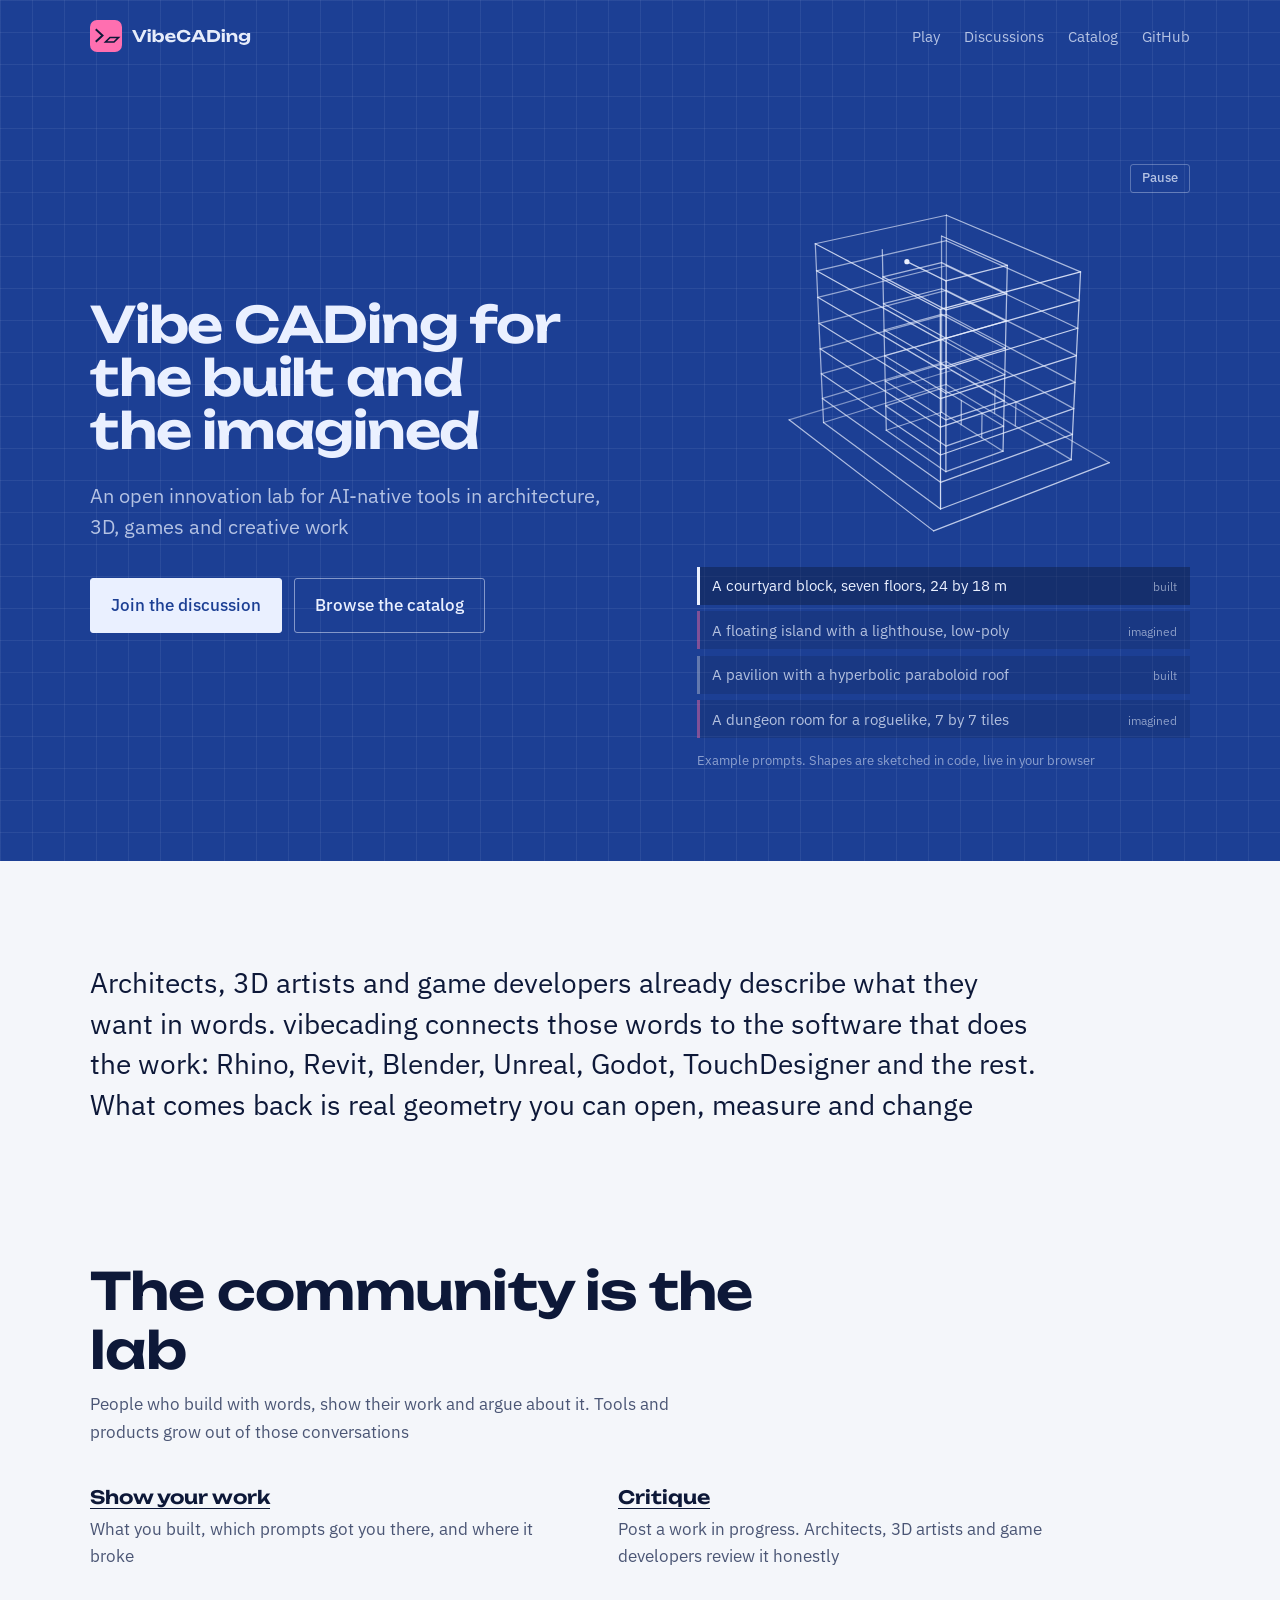
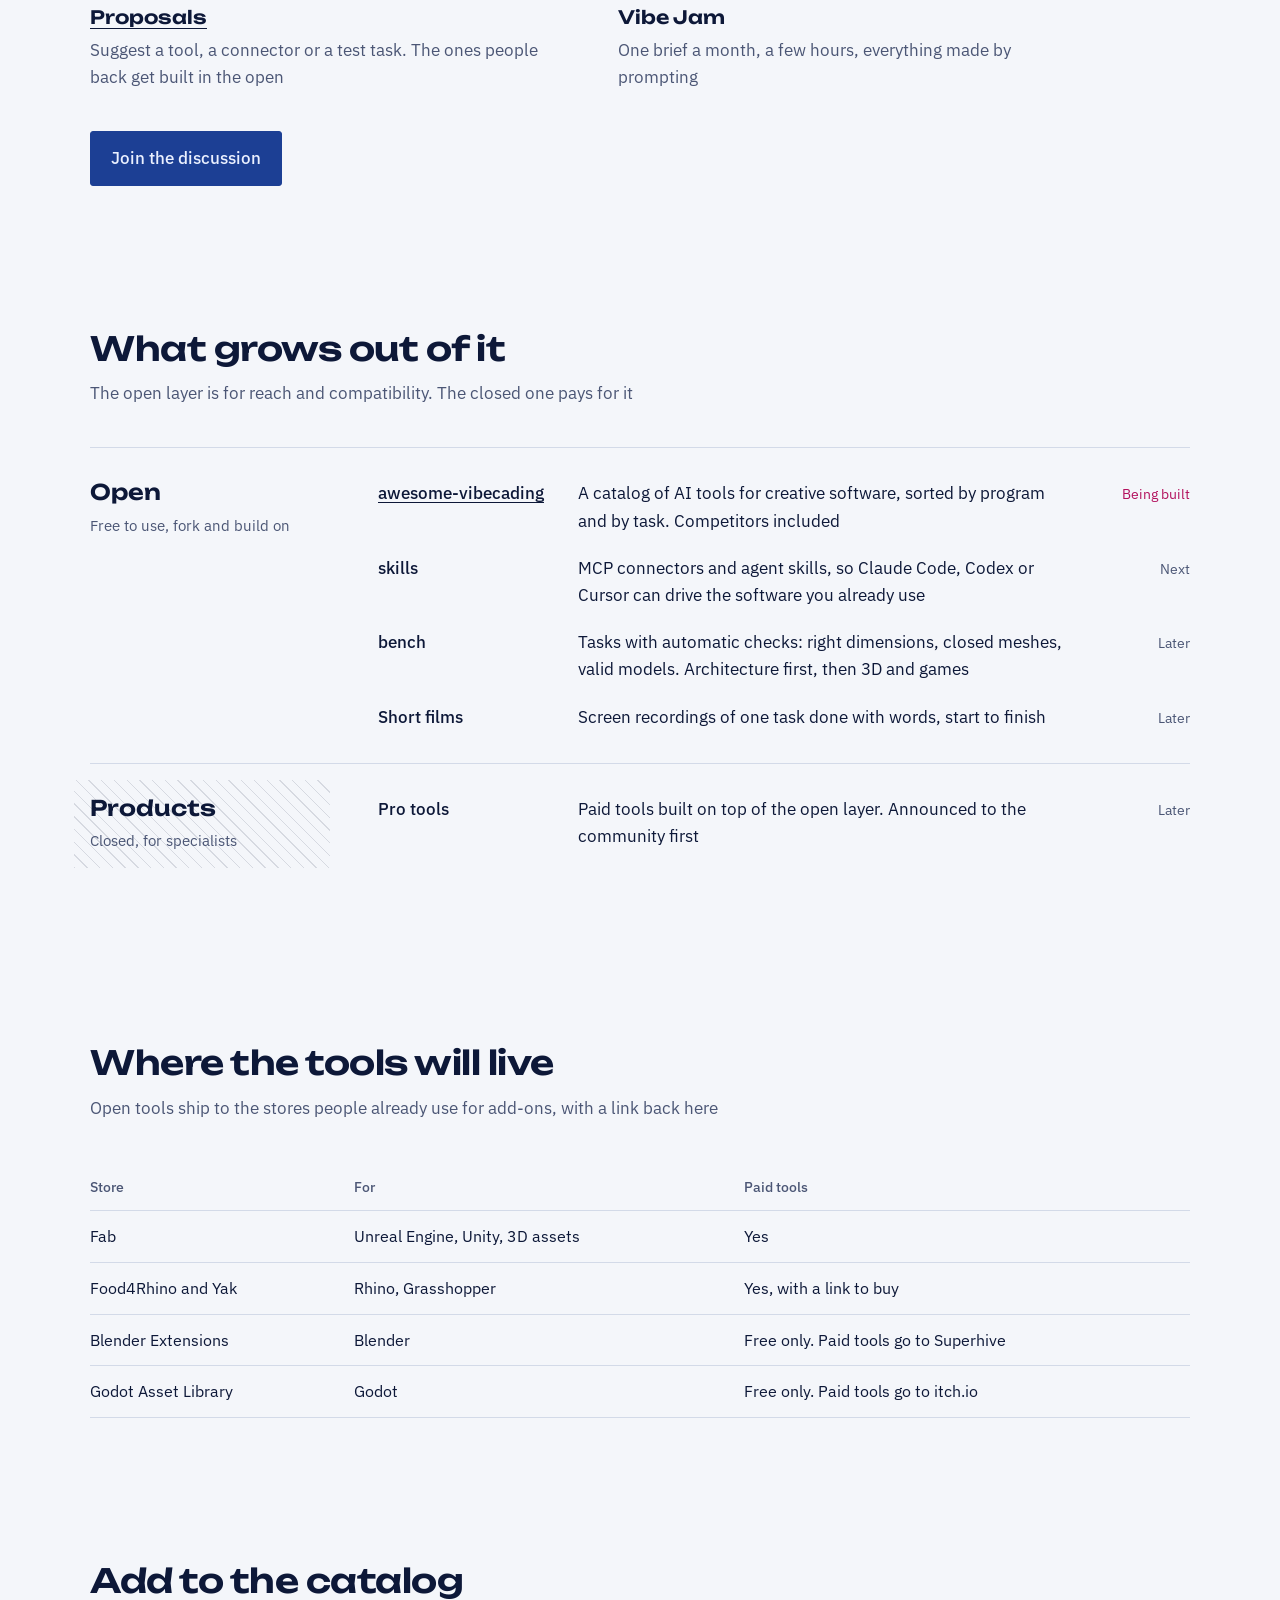
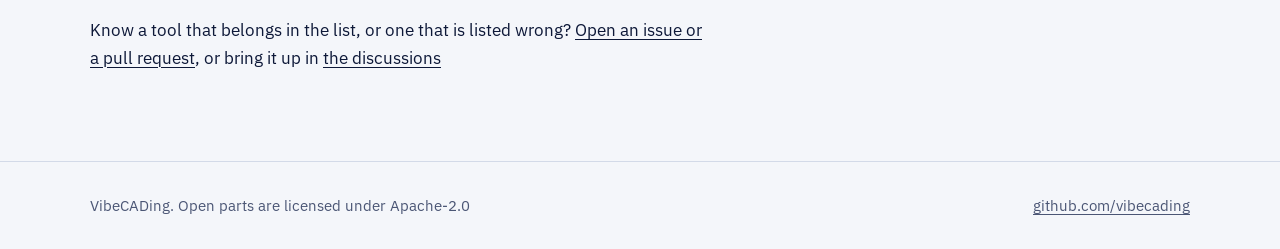
<file: index.html>
<!doctype html>
<html lang="en">
<head>
<meta charset="utf-8">
<meta name="viewport" content="width=device-width, initial-scale=1, viewport-fit=cover">
<title>VibeCADing</title>
<meta name="description" content="An open innovation lab for AI-native tools in architecture, 3D, games and creative work">
<meta property="og:title" content="VibeCADing">
<meta property="og:description" content="Vibe CADing for the built and the imagined">
<meta property="og:url" content="https://vibecading.io/">
<meta property="og:image" content="https://vibecading.io/brand/og-image.png">
<meta property="og:image:width" content="1200">
<meta property="og:image:height" content="630">
<meta name="twitter:card" content="summary_large_image">
<meta name="color-scheme" content="light dark">
<link rel="icon" href="/favicon.ico" sizes="any">
<link rel="icon" type="image/svg+xml" href="/brand/mark-a-32.svg">
<link rel="apple-touch-icon" href="/brand/apple-touch-icon.png">
<link rel="preconnect" href="https://fonts.googleapis.com">
<link rel="preconnect" href="https://fonts.gstatic.com" crossorigin>
<link rel="stylesheet" href="https://fonts.googleapis.com/css2?family=IBM+Plex+Sans:ital,wght@0,400;0,500;1,400&family=Unbounded:wght@500;600&display=swap">
<style>
:root {
  --paper: #F4F6FA;
  --ink: #0D1838;
  --muted: #4B5675;
  --rule: #D3DAE8;
  --blue: #1C3F94;
  --chalk: #EAF0FF;
  --chalk-soft: rgba(234, 240, 255, .74);
  --pink: #FF6FB0;
  --pink-ink: #B3125E;
  --hatch: rgba(13, 24, 56, .13);
  --display: "Unbounded", "Arial Black", system-ui, sans-serif;
  --text: "IBM Plex Sans", system-ui, -apple-system, "Segoe UI", sans-serif;
  --gutter: clamp(16px, 4vw, 40px);
  color-scheme: light;
}
@media (prefers-color-scheme: dark) {
  :root {
    --paper: #0B1330;
    --ink: #E6ECFA;
    --muted: #9AA6C4;
    --rule: #26325C;
    --blue: #17357E;
    --pink-ink: #FF8CC0;
    --hatch: rgba(230, 236, 250, .10);
    color-scheme: dark;
  }
}

* { box-sizing: border-box; }
html { -webkit-text-size-adjust: 100%; }
body {
  margin: 0;
  background: var(--paper);
  color: var(--ink);
  font: 400 1.0625rem/1.6 var(--text);
}
a { color: inherit; text-underline-offset: .2em; text-decoration-thickness: 1px; }
a:hover { text-decoration-thickness: 2px; }
:focus-visible { outline: 2px solid var(--pink); outline-offset: 3px; border-radius: 2px; }
.wrap { max-width: 1180px; margin-inline: auto; padding-inline: var(--gutter); }

/* hero: cyanotype sheet */
.sheet {
  background-color: var(--blue);
  background-image:
    linear-gradient(rgba(234, 240, 255, .07) 1px, transparent 1px),
    linear-gradient(90deg, rgba(234, 240, 255, .07) 1px, transparent 1px);
  background-size: 32px 32px;
  color: var(--chalk);
  padding-top: env(safe-area-inset-top, 0px);
}
.bar {
  display: flex; align-items: center; justify-content: space-between; gap: 1rem;
  padding-block: 1.25rem;
}
.mark { display: block; line-height: 0; }
.mark img { display: block; width: auto; height: 32px; }
.bar nav { display: flex; gap: 1.5rem; font-size: .95rem; }
.bar nav a { color: var(--chalk-soft); text-decoration: none; }
.bar nav a:hover { color: var(--chalk); text-decoration: underline; }

.hero {
  display: grid;
  grid-template-columns: minmax(0, 1.1fr) minmax(0, 1fr);
  gap: clamp(2rem, 5vw, 4.5rem);
  align-items: center;
  padding-block: clamp(2.5rem, 7vw, 5.5rem) clamp(3rem, 7vw, 6rem);
}
.hero h1 {
  font: 600 clamp(2rem, 3.9vw, 3.35rem)/1.06 var(--display);
  letter-spacing: -.025em;
  margin: 0 0 1.5rem;
  text-wrap: balance;
}
.sub { font-size: clamp(1.1rem, 1.6vw, 1.3rem); line-height: 1.5; color: var(--chalk-soft); max-width: 30em; margin: 0 0 2.25rem; }
.actions { display: flex; flex-wrap: wrap; gap: .75rem; margin: 0; }
.btn {
  display: inline-block; padding: .8rem 1.25rem; border-radius: 3px;
  border: 1px solid rgba(234, 240, 255, .5);
  font-weight: 500; text-decoration: none;
}
.btn:hover { border-color: var(--chalk); text-decoration: none; }
.btn.solid { background: var(--chalk); color: var(--blue); border-color: var(--chalk); }

.stage { position: relative; }
.stage canvas { display: block; width: 100%; aspect-ratio: 5 / 4; max-width: 100%; }
.pause {
  position: absolute; top: .25rem; right: 0;
  background: transparent; color: var(--chalk-soft);
  border: 1px solid rgba(234, 240, 255, .3); border-radius: 3px;
  font: 500 .8rem/1 var(--text); padding: .45rem .7rem; cursor: pointer;
}
.pause:hover { color: var(--chalk); border-color: var(--chalk); }
.prompts { list-style: none; margin: .75rem 0 0; padding: 0; display: grid; gap: .4rem; }
.prompts button {
  width: 100%; display: flex; justify-content: space-between; align-items: baseline; gap: 1rem;
  text-align: left; cursor: pointer;
  background: rgba(13, 24, 56, .18); color: var(--chalk-soft);
  border: 0; border-left: 3px solid rgba(234, 240, 255, .35);
  padding: .55rem .8rem; font: 400 .95rem/1.35 var(--text);
}
.prompts button[data-kind="imagined"] { border-left-color: rgba(255, 111, 176, .45); }
.prompts button:hover { color: var(--chalk); }
.prompts button[aria-pressed="true"] { background: rgba(13, 24, 56, .42); color: var(--chalk); border-left-color: var(--chalk); }
.prompts button[aria-pressed="true"][data-kind="imagined"] { border-left-color: var(--pink); }
.prompts small { font-size: .78rem; color: rgba(234, 240, 255, .55); white-space: nowrap; }
.note { font-size: .82rem; color: rgba(234, 240, 255, .55); margin: .75rem 0 0; }

/* body */
.manifest { padding-block: clamp(3.5rem, 8vw, 6.5rem) clamp(2.5rem, 5vw, 4rem); }
.manifest p {
  font: 400 clamp(1.3rem, 2.3vw, 1.75rem)/1.45 var(--text);
  max-width: 34em; margin: 0;
}
h2 { font: 600 clamp(1.5rem, 2.6vw, 2.1rem)/1.15 var(--display); letter-spacing: -.015em; margin: 0 0 .75rem; }
.lead { color: var(--muted); max-width: 38em; margin: 0 0 2.5rem; }
section.block { padding-block: clamp(2.5rem, 6vw, 4.5rem); }

.layer {
  display: grid; grid-template-columns: minmax(0, 15rem) minmax(0, 1fr);
  gap: 1rem 3rem; padding-block: 2rem; border-top: 1px solid var(--rule);
}
.layer h3 { font: 600 1.35rem/1.2 var(--display); margin: 0 0 .4rem; }
.layer header p { margin: 0; color: var(--muted); font-size: .95rem; }
.layer.closed header {
  padding: 1rem;
  margin: -1rem 0 0 -1rem;
  background: repeating-linear-gradient(45deg, var(--hatch) 0 1px, transparent 1px 9px);
}
.items { margin: 0; display: grid; gap: 1.25rem; }
.item { display: grid; grid-template-columns: minmax(0, 11rem) minmax(0, 1fr) 6.5rem; gap: .25rem 1.5rem; align-items: baseline; }
.item dt { font-weight: 500; }
.item dd { margin: 0; }
.item .status { color: var(--muted); font-size: .88rem; text-align: right; }
.item .status.now { color: var(--pink-ink); }

.core h2 { font-size: clamp(1.9rem, 4vw, 3.2rem); max-width: 14em; }
.acts {
  display: grid; grid-template-columns: repeat(2, minmax(0, 1fr));
  gap: 2.25rem clamp(2rem, 5vw, 4.5rem); margin: 0 0 2.5rem; max-width: 62rem;
}
.acts dt { font: 600 1.15rem/1.3 var(--display); margin-bottom: .4rem; }
.acts dd { margin: 0; color: var(--muted); }
.btn.ink { background: var(--blue); color: var(--chalk); border-color: var(--blue); }
.btn.ink:hover { border-color: var(--pink); }
.table-scroll { overflow-x: auto; }
table { border-collapse: collapse; width: 100%; min-width: 34rem; font-size: .98rem; }
th, td { text-align: left; padding: .8rem 1.25rem .8rem 0; border-bottom: 1px solid var(--rule); vertical-align: top; }
th { font-weight: 500; color: var(--muted); font-size: .9rem; }

.contribute p { max-width: 36em; }
footer { border-top: 1px solid var(--rule); padding-block: 2rem calc(2rem + env(safe-area-inset-bottom, 0px)); color: var(--muted); font-size: .92rem; }
footer .wrap { display: flex; flex-wrap: wrap; justify-content: space-between; gap: 1rem; }

@media (max-width: 860px) {
  .hero { grid-template-columns: minmax(0, 1fr); }
  .layer { grid-template-columns: minmax(0, 1fr); }
  .acts { grid-template-columns: minmax(0, 1fr); }
  .layer.closed header { margin: 0; }
  .item { grid-template-columns: minmax(0, 1fr) auto; }
  .item dd:not(.status) { grid-column: 1 / -1; grid-row: 2; }
  .item .status { grid-column: 2; grid-row: 1; }
}
@media (max-width: 480px) {
  .bar { flex-wrap: wrap; row-gap: .75rem; }
  .bar nav { gap: 1rem; flex-wrap: wrap; }
}
</style>
</head>
<body>

<div class="sheet">
  <header class="wrap bar">
    <a class="mark" href="/"><img src="/brand/lockup-a-dark.svg" width="162" height="32" alt="VibeCADing"></a>
    <nav aria-label="Main">
      <a href="/play/">Play</a>
      <a href="https://github.com/orgs/vibecading/discussions">Discussions</a>
      <a href="https://github.com/vibecading/awesome-vibecading">Catalog</a>
      <a href="https://github.com/vibecading">GitHub</a>
    </nav>
  </header>

  <main class="wrap hero">
    <div>
      <h1>Vibe CADing for the built and the imagined</h1>
      <p class="sub">An open innovation lab for AI-native tools in architecture, 3D, games and creative work</p>
      <p class="actions">
        <a class="btn solid" href="https://github.com/orgs/vibecading/discussions">Join the discussion</a>
        <a class="btn" href="https://github.com/vibecading/awesome-vibecading">Browse the catalog</a>
      </p>
    </div>

    <div class="stage">
      <canvas id="geo" role="img" aria-label="A line drawing of a courtyard block, seven floors"></canvas>
      <button class="pause" id="pause" type="button">Pause</button>
      <ul class="prompts" id="prompts"></ul>
      <p class="note">Example prompts. Shapes are sketched in code, live in your browser</p>
    </div>
  </main>
</div>

<section class="wrap manifest">
  <p>Architects, 3D artists and game developers already describe what they want in words. vibecading connects those words to the software that does the work: Rhino, Revit, Blender, Unreal, Godot, TouchDesigner and the rest. What comes back is real geometry you can open, measure and change</p>
</section>

<section class="wrap block core" aria-labelledby="core-h">
  <h2 id="core-h">The community is the lab</h2>
  <p class="lead">People who build with words, show their work and argue about it. Tools and products grow out of those conversations</p>
  <dl class="acts">
    <div><dt><a href="https://github.com/orgs/vibecading/discussions/categories/show-your-work">Show your work</a></dt><dd>What you built, which prompts got you there, and where it broke</dd></div>
    <div><dt><a href="https://github.com/orgs/vibecading/discussions/categories/critique">Critique</a></dt><dd>Post a work in progress. Architects, 3D artists and game developers review it honestly</dd></div>
    <div><dt><a href="https://github.com/orgs/vibecading/discussions/categories/proposals">Proposals</a></dt><dd>Suggest a tool, a connector or a test task. The ones people back get built in the open</dd></div>
    <div><dt>Vibe Jam</dt><dd>One brief a month, a few hours, everything made by prompting</dd></div>
  </dl>
  <p class="actions"><a class="btn ink" href="https://github.com/orgs/vibecading/discussions">Join the discussion</a></p>
</section>

<section class="wrap block" aria-labelledby="layers-h">
  <h2 id="layers-h">What grows out of it</h2>
  <p class="lead">The open layer is for reach and compatibility. The closed one pays for it</p>

  <article class="layer">
    <header>
      <h3>Open</h3>
      <p>Free to use, fork and build on</p>
    </header>
    <dl class="items">
      <div class="item">
        <dt><a href="https://github.com/vibecading/awesome-vibecading">awesome-vibecading</a></dt>
        <dd>A catalog of AI tools for creative software, sorted by program and by task. Competitors included</dd>
        <dd class="status now">Being built</dd>
      </div>
      <div class="item">
        <dt>skills</dt>
        <dd>MCP connectors and agent skills, so Claude Code, Codex or Cursor can drive the software you already use</dd>
        <dd class="status">Next</dd>
      </div>
      <div class="item">
        <dt>bench</dt>
        <dd>Tasks with automatic checks: right dimensions, closed meshes, valid models. Architecture first, then 3D and games</dd>
        <dd class="status">Later</dd>
      </div>
      <div class="item">
        <dt>Short films</dt>
        <dd>Screen recordings of one task done with words, start to finish</dd>
        <dd class="status">Later</dd>
      </div>
    </dl>
  </article>

  <article class="layer closed">
    <header>
      <h3>Products</h3>
      <p>Closed, for specialists</p>
    </header>
    <dl class="items">
      <div class="item">
        <dt>Pro tools</dt>
        <dd>Paid tools built on top of the open layer. Announced to the community first</dd>
        <dd class="status">Later</dd>
      </div>
    </dl>
  </article>
</section>

<section class="wrap block" aria-labelledby="stores-h">
  <h2 id="stores-h">Where the tools will live</h2>
  <p class="lead">Open tools ship to the stores people already use for add-ons, with a link back here</p>
  <div class="table-scroll">
    <table>
      <thead><tr><th scope="col">Store</th><th scope="col">For</th><th scope="col">Paid tools</th></tr></thead>
      <tbody>
        <tr><td>Fab</td><td>Unreal Engine, Unity, 3D assets</td><td>Yes</td></tr>
        <tr><td>Food4Rhino and Yak</td><td>Rhino, Grasshopper</td><td>Yes, with a link to buy</td></tr>
        <tr><td>Blender Extensions</td><td>Blender</td><td>Free only. Paid tools go to Superhive</td></tr>
        <tr><td>Godot Asset Library</td><td>Godot</td><td>Free only. Paid tools go to itch.io</td></tr>
      </tbody>
    </table>
  </div>
</section>

<section class="wrap block contribute" aria-labelledby="add-h">
  <h2 id="add-h">Add to the catalog</h2>
  <p>Know a tool that belongs in the list, or one that is listed wrong? <a href="https://github.com/vibecading/awesome-vibecading">Open an issue or a pull request</a>, or bring it up in <a href="https://github.com/orgs/vibecading/discussions">the discussions</a></p>
</section>

<footer>
  <div class="wrap">
    <span>VibeCADing. Open parts are licensed under Apache-2.0</span>
    <a href="https://github.com/vibecading">github.com/vibecading</a>
  </div>
</footer>

<script>
(() => {
  // seeded random so shapes look the same on every visit
  let seed = 7;
  const rnd = () => (seed = (seed * 16807) % 2147483647) / 2147483647;

  // geometry is a list of edges [x0,y0,z0, x1,y1,z1], y up
  function box(E, x0, y0, z0, x1, y1, z1) {
    const c = [[x0,z0],[x1,z0],[x1,z1],[x0,z1]];
    for (let i = 0; i < 4; i++) {
      const [ax, az] = c[i], [bx, bz] = c[(i + 1) % 4];
      E.push([ax,y0,az, bx,y0,bz], [ax,y1,az, bx,y1,bz], [ax,y0,az, ax,y1,az]);
    }
  }
  function rect(E, x0, z0, x1, z1, y) {
    E.push([x0,y,z0, x1,y,z0], [x1,y,z0, x1,y,z1], [x1,y,z1, x0,y,z1], [x0,y,z1, x0,y,z0]);
  }
  function ring(E, pts) {
    for (let i = 0; i < pts.length; i++) E.push([...pts[i], ...pts[(i + 1) % pts.length]]);
  }
  const circle = (x, y, z, r, n, turn = 0) => Array.from({ length: n }, (_, i) => {
    const a = (i + turn) / n * Math.PI * 2;
    return [x + Math.cos(a) * r, y, z + Math.sin(a) * r];
  });
  // a tapered prism: rings at each level, verticals between the first and last
  function tower(E, x, z, levels, n) {
    const rings = levels.map(([y, r]) => circle(x, y, z, r, n));
    rings.forEach(r => ring(E, r));
    for (let i = 0; i < n; i++) E.push([...rings[0][i], ...rings[rings.length - 1][i]]);
    return rings;
  }

  function courtyard() {
    const E = [], h = 3.2, floors = 7, top = h * floors;
    rect(E, -3, -3, 27, 21, 0);
    for (let f = 0; f <= floors; f++) { rect(E, 0, 0, 24, 18, f * h); rect(E, 6, 5, 18, 13, f * h); }
    for (const [x, z] of [[0,0],[24,0],[24,18],[0,18],[6,5],[18,5],[18,13],[6,13]]) E.push([x,0,z, x,top,z]);
    // gate through the south wing
    E.push([10,0,0, 10,h,0], [14,0,0, 14,h,0], [10,0,5, 10,h,5], [14,0,5, 14,h,5]);
    return E;
  }

  function island() {
    const E = [], k = 9;
    const top = Array.from({ length: k }, (_, i) => {
      const a = i / k * Math.PI * 2, r = 9 * (0.8 + 0.25 * rnd());
      return [Math.cos(a) * r, 0, Math.sin(a) * r * 0.85];
    });
    // each rock ring sits half a step round from the one above, so the sides read as facets
    const mid = top.map((p, i) => {
      const q = top[(i + 1) % k], s = 0.72;
      return [(p[0] + q[0]) / 2 * s, -2.6, (p[2] + q[2]) / 2 * s];
    });
    const low = mid.map((p, i) => {
      const q = mid[(i + 1) % k], s = 0.5;
      return [(p[0] + q[0]) / 2 * s, -6, (p[2] + q[2]) / 2 * s];
    });
    const tip = [0.8, -11, -0.4];
    ring(E, top); ring(E, mid); ring(E, low);
    for (let i = 0; i < k; i++) {
      E.push([...top[i], ...mid[i]], [...top[(i + 1) % k], ...mid[i]]);
      E.push([...mid[i], ...low[i]], [...mid[(i + 1) % k], ...low[i]]);
      E.push([...low[i], ...tip]);
    }
    // lighthouse: tapered tower, gallery, lantern, roof
    const lx = 3, lz = -1.5, n = 8;
    tower(E, lx, lz, [[0, 1.5], [6.5, 0.95]], n);
    ring(E, circle(lx, 6.5, lz, 1.45, n));
    const lantern = tower(E, lx, lz, [[6.5, 0.8], [8, 0.8]], n);
    for (let i = 0; i < n; i++) E.push([...lantern[1][i], lx, 9.6, lz]);
    // two low-poly trees
    for (const [x, z, s] of [[-4, 2, 1], [-1.5, 4.2, 0.75]]) {
      const base = circle(x, 0.6 * s, z, 1.3 * s, 5, 0.3);
      ring(E, base);
      base.forEach(p => E.push([...p, x, 4 * s, z]));
      E.push([x, 0, z, x, 0.6 * s, z]);
    }
    return E;
  }

  function pavilion() {
    const E = [], s = 14;
    // a saddle resting on its two low corners, the high ones cantilevered
    const P = [[0,2.6,0], [s,8,0], [s,2.6,s], [0,8,s]];
    rect(E, -3, -3, s + 3, s + 3, 0);
    for (const [x, y, z] of [P[0], P[2]]) {
      rect(E, x - 1, z - 1, x + 1, z + 1, 0);
      E.push([x, 0, z, x, y, z]);
    }
    const S = (u, v) => [0, 1, 2].map(d =>
      (1-u)*(1-v)*P[0][d] + u*(1-v)*P[1][d] + u*v*P[2][d] + (1-u)*v*P[3][d]);
    const n = 10;
    for (let i = 0; i <= n; i++) {
      const t = i / n;
      E.push([...S(t, 0), ...S(t, 1)], [...S(0, t), ...S(1, t)]);
    }
    return E;
  }

  function dungeon() {
    const E = [], t = 2, n = 7, w = t * n, h = 2.6, d = 0.6;
    for (let i = 0; i <= n; i++) E.push([i*t,0,0, i*t,0,w], [0,0,i*t, w,0,i*t]);
    // walls with a doorway in the middle of the near side
    box(E, 0, 0, w - d, w, h, w);
    box(E, 0, 0, 0, d, h, w - d);
    box(E, w - d, 0, 0, w, h, w - d);
    box(E, d, 0, 0, 3 * t, h, d);
    box(E, 4 * t, 0, 0, w - d, h, d);
    // pillars, a chest, and a step up to the dais
    for (const [i, j] of [[2, 2], [4, 2], [2, 4], [4, 4]]) box(E, i*t + .55, 0, j*t + .55, (i+1)*t - .55, h, (j+1)*t - .55);
    box(E, 3*t + .4, 0, 5*t + .5, 4*t - .4, .9, 6*t - .3);
    box(E, 2*t, 0, 6*t - d, 5*t, .3, w - d);
    return E;
  }

  // centre on the bounding box, scale to a unit sphere, order edges bottom to top so drawing builds upwards
  function prepare(E) {
    let mn = [1e9,1e9,1e9], mx = [-1e9,-1e9,-1e9];
    E.forEach(e => { for (let d = 0; d < 3; d++) { mn[d] = Math.min(mn[d], e[d], e[d+3]); mx[d] = Math.max(mx[d], e[d], e[d+3]); } });
    const c = mn.map((v, d) => (v + mx[d]) / 2);
    const k = 2 / Math.hypot(mx[0]-mn[0], mx[1]-mn[1], mx[2]-mn[2]);
    const edges = E.map(e => {
      const v = e.map((x, i) => (x - c[i % 3]) * k);
      // draw each edge from its lower end
      return v[1] <= v[4] ? v : [v[3], v[4], v[5], v[0], v[1], v[2]];
    });
    edges.sort((a, b) => (a[1] + a[4] * .35) - (b[1] + b[4] * .35));
    const lens = edges.map(e => Math.hypot(e[3]-e[0], e[4]-e[1], e[5]-e[2]));
    // how far the drawing reaches on screen over a full turn, so it can be fitted once and never clipped
    let rx = 0, y0 = 1e9, y1 = -1e9;
    for (let s = 0; s < 72; s++) {
      const a = s / 72 * Math.PI * 2;
      edges.forEach(e => { for (let j = 0; j < 6; j += 3) {
        const [x, y] = view(e[j], e[j+1], e[j+2], a);
        rx = Math.max(rx, Math.abs(x)); y0 = Math.min(y0, y); y1 = Math.max(y1, y);
      } });
    }
    return { edges, lens, total: lens.reduce((a, b) => a + b, 0), rx, y0, y1 };
  }

  const DIST = 6, TILT = 0.42;
  // rotate about the vertical axis, tilt towards the viewer, then perspective; y comes back pointing up
  function view(x, y, z, angle) {
    const ca = Math.cos(angle), sa = Math.sin(angle), ct = Math.cos(TILT), st = Math.sin(TILT);
    const xr = x * ca - z * sa, zr = x * sa + z * ca;
    const yr = y * ct - zr * st, zd = y * st + zr * ct;
    const s = DIST / (DIST - zd);
    return [xr * s, yr * s, zd];
  }

  const shapes = [
    { prompt: "A courtyard block, seven floors, 24 by 18 m", kind: "built", label: "a courtyard block, seven floors", geo: prepare(courtyard()) },
    { prompt: "A floating island with a lighthouse, low-poly", kind: "imagined", label: "a floating island with a lighthouse", geo: prepare(island()) },
    { prompt: "A pavilion with a hyperbolic paraboloid roof", kind: "built", label: "a pavilion with a saddle-shaped roof", geo: prepare(pavilion()) },
    { prompt: "A dungeon room for a roguelike, 7 by 7 tiles", kind: "imagined", label: "a dungeon room on a tile grid", geo: prepare(dungeon()) },
  ];

  const canvas = document.getElementById("geo");
  const ctx = canvas.getContext("2d");
  const list = document.getElementById("prompts");
  const pauseBtn = document.getElementById("pause");
  const reduce = matchMedia("(prefers-reduced-motion: reduce)");

  const buttons = shapes.map((s, i) => {
    const li = document.createElement("li");
    const b = document.createElement("button");
    b.type = "button";
    b.dataset.kind = s.kind;
    b.innerHTML = `<span></span><small>${s.kind}</small>`;
    b.firstChild.textContent = s.prompt;
    b.addEventListener("click", () => go(i, true));
    li.appendChild(b);
    list.appendChild(li);
    return b;
  });

  let from = -1, to = 0, t0 = performance.now(), drawing = !reduce.matches, last = t0, held = 0;
  let angle = 0.65, playing = !reduce.matches;
  const ERASE = 450, DRAW = 2200, HOLD = 4200;

  function go(i, byUser) {
    if (i === to && !drawing) return;
    from = to; to = i; t0 = performance.now(); held = 0;
    drawing = !reduce.matches;
    buttons.forEach((b, j) => b.setAttribute("aria-pressed", String(j === i)));
    canvas.setAttribute("aria-label", "A line drawing of " + shapes[i].label);
    if (byUser && !reduce.matches) held = -2500;
    if (!running) frame(performance.now());
  }

  pauseBtn.addEventListener("click", () => {
    playing = !playing;
    pauseBtn.textContent = playing ? "Pause" : "Play";
    if (playing && !running) { last = performance.now(); frame(last); }
  });
  if (!playing) pauseBtn.textContent = "Play";

  let W = 0, H = 0, dpr = 1;
  function resize() {
    dpr = Math.min(window.devicePixelRatio || 1, 2);
    const r = canvas.getBoundingClientRect();
    W = r.width; H = r.height;
    canvas.width = Math.round(W * dpr); canvas.height = Math.round(H * dpr);
    if (!running) draw();
  }
  new ResizeObserver(resize).observe(canvas);

  const colour = { built: "234, 240, 255", imagined: "255, 111, 176" };
  const ease = x => 1 - Math.pow(1 - x, 3);

  // draws the first `p` share of a shape's line length; returns the pen position
  function sketch(shape, p, fade) {
    const { edges, lens, total, rx, y0, y1 } = shape.geo;
    // the top band is left to the pause button
    const scale = Math.min(W * 0.44 / rx, H * 0.8 / (y1 - y0)), cx = W / 2, cy = H * 0.54 + (y0 + y1) / 2 * scale;
    const proj = (x, y, z) => {
      const [px, py, zd] = view(x, y, z, angle);
      return [cx + px * scale, cy - py * scale, zd];
    };
    let left = p * total, pen = null;
    ctx.lineWidth = 1.25;
    ctx.lineCap = "round";
    for (let i = 0; i < edges.length && left > 0; i++) {
      const e = edges[i], f = Math.min(1, left / lens[i]);
      left -= lens[i];
      const a = proj(e[0], e[1], e[2]);
      const b = proj(e[0] + (e[3]-e[0]) * f, e[1] + (e[4]-e[1]) * f, e[2] + (e[5]-e[2]) * f);
      // nearer lines brighter, so the shape keeps its depth while it turns
      const depth = ((a[2] + b[2]) / 2 + 1) / 2;
      ctx.strokeStyle = `rgba(${colour[shape.kind]}, ${(0.38 + 0.62 * depth) * fade})`;
      ctx.beginPath(); ctx.moveTo(a[0], a[1]); ctx.lineTo(b[0], b[1]); ctx.stroke();
      if (f < 1) pen = b;
    }
    return pen;
  }

  function draw() {
    if (!W) return;
    ctx.setTransform(dpr, 0, 0, dpr, 0, 0);
    ctx.clearRect(0, 0, W, H);
    const t = performance.now() - t0;
    if (drawing && from >= 0 && t < ERASE) {
      const q = t / ERASE;
      sketch(shapes[from], 1 - ease(q), 1 - q * 0.5);
      return;
    }
    const p = drawing ? Math.min(1, (t - (from >= 0 ? ERASE : 0)) / DRAW) : 1;
    const pen = sketch(shapes[to], ease(p), 1);
    if (pen && p < 1) {
      ctx.fillStyle = `rgb(${colour[shapes[to].kind]})`;
      ctx.beginPath(); ctx.arc(pen[0], pen[1], 2.6, 0, Math.PI * 2); ctx.fill();
    }
    if (p >= 1) drawing = false;
  }

  let running = false;
  function frame(now) {
    const dt = Math.min(64, now - last); last = now;
    if (playing) {
      angle += dt * 0.00018;
      if (!drawing) { held += dt; if (held > HOLD) go((to + 1) % shapes.length, false); }
    }
    draw();
    running = playing || drawing;
    if (running) requestAnimationFrame(frame);
  }

  reduce.addEventListener("change", () => {
    playing = !reduce.matches;
    pauseBtn.textContent = playing ? "Pause" : "Play";
    if (playing && !running) { last = performance.now(); frame(last); }
  });

  buttons[0].setAttribute("aria-pressed", "true");
  resize();
  last = performance.now();
  frame(last);
})();
</script>
</body>
</html>
</file>
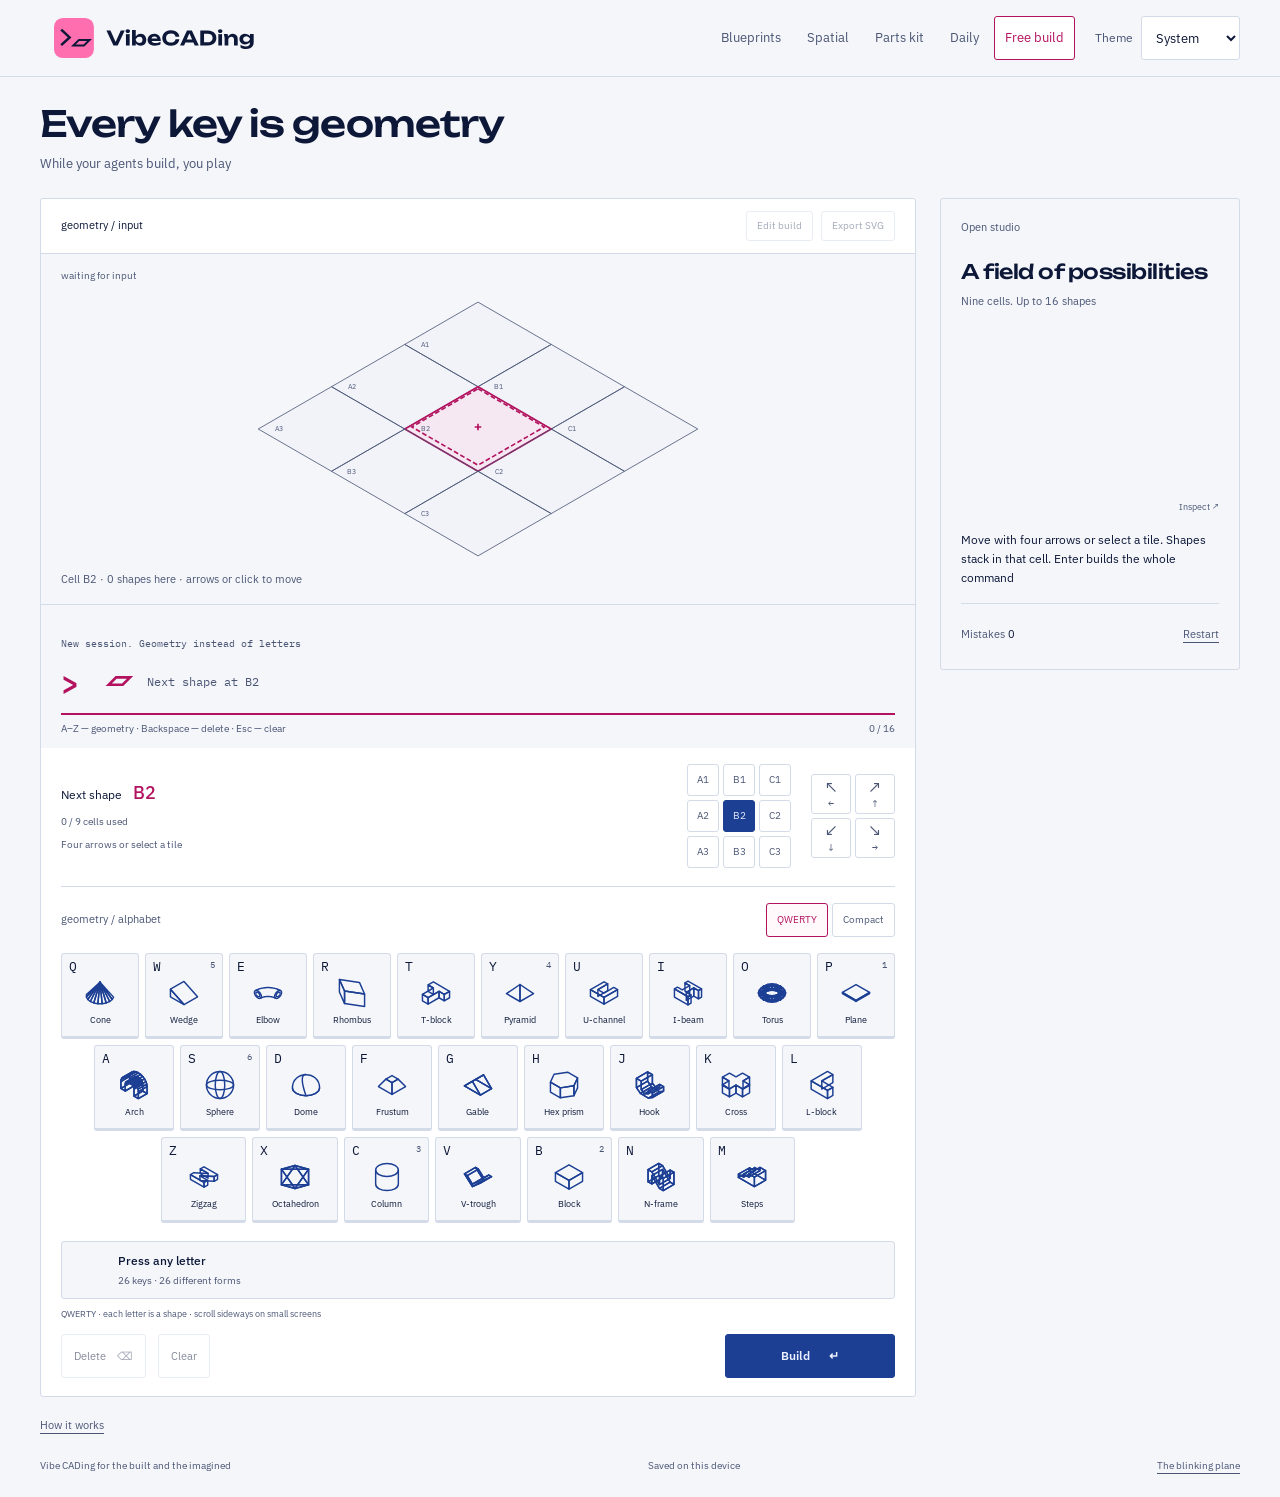
<file: play/index.html>
<!doctype html>
<html lang="en">
<head>
  <meta charset="utf-8">
  <meta name="viewport" content="width=device-width, initial-scale=1">
  <meta name="theme-color" content="#0B1330">
  <script src="theme.js"></script>
  <title>Every key is geometry · VibeCADing</title>
  <meta name="description" content="A keyboard game: every letter is a shape. While your agents build, you play">
  <meta property="og:title" content="Every key is geometry">
  <meta property="og:description" content="While your agents build, you play">
  <meta property="og:url" content="https://vibecading.io/play/">
  <meta property="og:image" content="https://vibecading.io/brand/og-image.png">
  <meta name="twitter:card" content="summary_large_image">
  <link rel="icon" href="../favicon.ico" sizes="any">
  <link rel="icon" type="image/svg+xml" href="../brand/mark-a-32.svg">
  <link rel="apple-touch-icon" href="../brand/apple-touch-icon.png">
  <link rel="preconnect" href="https://fonts.googleapis.com">
  <link rel="preconnect" href="https://fonts.gstatic.com" crossorigin>
  <link href="https://fonts.googleapis.com/css2?family=IBM+Plex+Mono:wght@400;500&amp;family=IBM+Plex+Sans:wght@400;500;600&amp;family=Unbounded:wght@500;600&amp;display=swap" rel="stylesheet">
  <link rel="stylesheet" href="style.css">
  <link rel="stylesheet" href="theme.css">
  <script src="puzzles.js" defer></script>
  <script src="engine.js" defer></script>
  <script src="icon-frames.js" defer></script>
  <script src="geometry.js" defer></script>
  <script src="persistence.js" defer></script>
  <script src="interface.js" defer></script>
  <script src="keyboard.js" defer></script>
  <script src="controller.js" defer></script>
</head>
<body data-mode="challenge" data-phase="typing" data-level="0">
  <header class="topbar">
    <a class="brand" href="../" aria-label="VibeCADing home"><img src="../brand/lockup-a-dark.svg" width="230" height="40" alt="VibeCADing"></a>
    <div class="modes" role="group" aria-label="Game mode">
      <button type="button" id="challenge-mode" aria-pressed="true">Blueprints</button>
      <button type="button" id="spatial-mode" aria-pressed="false">Spatial</button>
      <button type="button" id="kit-mode" aria-pressed="false">Parts kit</button>
      <button type="button" id="daily-mode" aria-pressed="false">Daily</button>
      <button type="button" id="sandbox-mode" aria-pressed="false">Free build</button>
    </div>
    <label class="theme-picker"><span>Theme</span><select id="theme-select" aria-label="Color theme"><option value="system">System</option><option value="light">Light</option><option value="dark">Dark</option></select></label>
  </header>
  <main>
    <div class="intro">
      <div><h1>Every key is geometry</h1><p>While your agents build, you play</p></div>
      <div class="stats" aria-label="Game results">
        <div><span>Score</span><strong id="score">0</strong></div>
        <div><span>Streak</span><strong id="combo">—</strong></div>
        <div><span>Best</span><strong id="best">0</strong></div>
        <div><span>Time</span><strong id="elapsed">00:00</strong></div>
      </div>
    </div>
    <div class="workbench">
      <section class="terminal" aria-label="Geometry terminal">
        <div class="panel-bar"><h2>geometry / input</h2><div class="scene-tools"><button type="button" id="restore-build" hidden>Restore build</button><button type="button" id="edit-build" hidden>Edit build</button><button type="button" id="export" disabled>Export SVG</button></div></div>
        <div class="stage" id="stage">
          <span id="scene-label" class="scene-state">waiting for input</span>
          <div id="scene"></div>
          <span class="scene-caption" id="scene-caption">Read the blueprint. Give it volume</span>
          <span id="points-pop" aria-hidden="true"></span>
        </div>
        <div class="console">
          <div class="history" id="history" aria-label="Build history"></div>
          <div class="command" id="command" role="textbox" tabindex="0" aria-label="Geometry command. Every letter A to Z adds a shape; Enter builds; Backspace deletes the last queued shape; Escape clears the queue" aria-describedby="input-help" aria-keyshortcuts="Enter Backspace Escape">
            <span class="prompt" aria-hidden="true">&gt;</span>
            <div id="queue" class="queue" role="list" aria-label="Typed shapes"></div>
            <svg class="plane-cursor" viewBox="24 29 39 22" aria-hidden="true"><path d="M31 44H48L57 35H40Z"/></svg>
            <span class="command-placeholder" id="command-placeholder">Type your first volume</span>
          </div>
          <div class="input-meta"><span id="input-help">A–Z — geometry <span class="desktop-hint">· Backspace — delete · Esc — clear</span></span><span id="queue-count">0 / 16</span></div>
        </div>
        <div id="placement" class="placement" hidden>
          <div class="placement-copy"><span>Next shape <strong id="active-cell" role="status" aria-live="polite">B2</strong></span><span id="field-count">0 / 9 cells used</span><span class="placement-help">Four arrows or select a tile</span></div>
          <div id="cell-map" class="cell-map" role="group" aria-label="Build cells, columns A to C, rows 1 to 3">
            <button type="button" data-cell="A1" aria-pressed="false">A1</button><button type="button" data-cell="B1" aria-pressed="false">B1</button><button type="button" data-cell="C1" aria-pressed="false">C1</button>
            <button type="button" data-cell="A2" aria-pressed="false">A2</button><button type="button" data-cell="B2" aria-pressed="true">B2</button><button type="button" data-cell="C2" aria-pressed="false">C2</button>
            <button type="button" data-cell="A3" aria-pressed="false">A3</button><button type="button" data-cell="B3" aria-pressed="false">B3</button><button type="button" data-cell="C3" aria-pressed="false">C3</button>
          </div>
          <div class="move-controls" role="group" aria-label="Move the next shape along the isometric axes">
            <button type="button" data-move="left" aria-label="Left arrow: move along X minus" aria-keyshortcuts="ArrowLeft">↖ <kbd>←</kbd></button><button type="button" data-move="up" aria-label="Up arrow: move along Y minus" aria-keyshortcuts="ArrowUp">↗ <kbd>↑</kbd></button>
            <button type="button" data-move="down" aria-label="Down arrow: move along Y plus" aria-keyshortcuts="ArrowDown">↙ <kbd>↓</kbd></button><button type="button" data-move="right" aria-label="Right arrow: move along X plus" aria-keyshortcuts="ArrowRight">↘ <kbd>→</kbd></button>
          </div>
        </div>
        <p id="run-note" class="run-note" role="status" hidden></p>
        <div class="keyboard-toolbar"><h2>geometry / alphabet</h2><div role="group" aria-label="Keyboard layout"><button type="button" id="qwerty-layout" aria-pressed="true">QWERTY</button><button type="button" id="compact-layout" aria-pressed="false">Compact</button></div></div>
        <div class="keyboard-shell"><div class="keyboard geometry-keyboard" id="shape-keys" aria-label="Interactive geometry keyboard, A to Z"></div></div>
        <div class="key-readout" aria-live="polite"><span id="key-preview" aria-hidden="true"></span><div><strong id="key-name">Press any letter</strong><span id="key-detail">26 keys · 26 different forms</span></div></div><p id="keyboard-layout-note" class="keyboard-layout-note"></p>
        <div class="actions">
          <button type="button" id="undo" class="quiet">Delete <kbd>⌫</kbd></button>
          <button type="button" id="clear" class="quiet">Clear</button>
          <button type="button" id="build" class="primary">Build <kbd>↵</kbd></button>
        </div>
      </section>
      <aside class="brief" aria-label="Challenge">
        <div class="brief-top"><span id="level-counter">Blueprint 1 / 12</span><div id="progress" class="progress" aria-label="Completed blueprints"></div></div>
        <h2 id="level-name">First volume</h2>
        <p id="level-description">Match the shapes from bottom to top</p>
        <button type="button" id="blueprint" class="blueprint" aria-label="Inspect blueprint at a larger size" aria-haspopup="dialog"></button>
        <div class="formula-bar" id="formula-bar"><span id="formula-status">Guided formula</span><button type="button" id="hint" hidden aria-keyshortcuts="Shift+Slash">Reveal formula <kbd>?</kbd></button></div>
        <div id="target" class="target" role="list" aria-label="Blueprint formula"></div>
        <div id="rating" class="rating" aria-label="Blueprint rating" hidden></div>
        <div class="feedback" id="feedback" role="status" aria-live="polite">Start with a plane, then add a block</div>
        <button type="button" class="finish-free" id="finish-free" hidden>Build your own</button>
        <div class="brief-bottom"><span>Mistakes <strong id="mistakes">0</strong></span><button type="button" id="restart" class="text-button">Restart</button></div>
      </aside>
    </div>
    <section id="collection" class="collection" hidden aria-labelledby="collection-title"><div class="collection-heading"><h2 id="collection-title">Your blueprint collection</h2><span id="collection-total"></span></div><div id="collection-grid" class="collection-grid" role="list"></div></section>
    <section id="daily-result" class="daily-result" hidden aria-labelledby="daily-result-title"><div><h2 id="daily-result-title">Today's result card</h2><p>A local result. Copy or save it to share yourself</p></div><pre id="daily-card"></pre><div class="result-actions"><button type="button" id="copy-result">Copy result</button><button type="button" id="save-result">Save card</button><span id="share-status" role="status" aria-live="polite"></span></div></section>
    <details class="help"><summary>How it works</summary><p>Every letter A–Z adds its own shape. The interactive keyboard shows the map: hold a physical key to light it, or tap a key on screen. Holding a key adds one shape. QWERTY follows the physical rows; Compact fits touch screens. Original digit shortcuts 1–6 still work. ? reveals a formula; H is now Hex prism. Enter builds the command</p><p>Backspace removes the last queued shape; Escape clears the queue. An empty draft leaves the scene empty. Restore build brings back the last submitted build; Edit build recalls its command for editing</p><p>Start at B2. Left/Right move along X (columns A–C), Up/Down along Y (rows 1–3). Select a tile, stack, or map cell directly. Free build accepts up to 16 shapes, with SVG export. Try Blueprints, Spatial, Parts kit or the daily blueprint. Kits disable all shapes absent from their inventory; removing a queued part returns it</p><p>Campaign hints cost 50 points and limit stars. Daily uses the date's UTC seed and scores accuracy and economical shape input; time and movement are free. Sessions and records save on this device. Copy or download daily result cards to share yourself</p></details>
  </main>
  <dialog id="blueprint-zoom" aria-labelledby="zoom-title"><div class="modal-bar"><h2 id="zoom-title">Blueprint</h2><button type="button" id="close-blueprint" autofocus>Close <kbd>Esc</kbd></button></div><div id="zoom-scene"></div><p>Read each stack from bottom to top. Cell addresses locate it on the field</p></dialog>
  <footer><span>Vibe CADing for the built and the imagined</span><span id="save-status">Saving progress…</span><a href="../brand/mark-a-animated.svg">The blinking plane</a></footer>
  <noscript><p class="noscript">Enable JavaScript in your browser to play</p></noscript>
</body>
</html>
</file>
<file: play/style.css>
:root{color-scheme:dark;--paper:#0B1330;--bg:var(--paper);--panel:#121C40;--ink:#E6ECFA;--text:var(--ink);--muted:#9AA6C4;--rule:#26325C;--line:var(--rule);--blue:#3462D6;--chalk:#EAF0FF;--pink:#FF6FB0;--pink-ink:#FF8CC0;--on-pink:#0D1838;--sans:"IBM Plex Sans",system-ui,"Segoe UI",sans-serif;--mono:"IBM Plex Mono",ui-monospace,Consolas,monospace;--display:"Unbounded","Arial Black",system-ui,sans-serif;font:14px/1.5 var(--sans);background:var(--paper);color:var(--ink)}
*{box-sizing:border-box}body{margin:0}button,a,summary{-webkit-tap-highlight-color:transparent}button{font:inherit;color:inherit;cursor:pointer}button:disabled{opacity:.35;cursor:default}a{color:inherit;text-underline-offset:4px}button:focus-visible,a:focus-visible,summary:focus-visible{outline:2px solid var(--pink);outline-offset:4px}button{border:1px solid var(--line);background:transparent;border-radius:3px}button:hover:not(:disabled){border-color:var(--pink-ink)}[hidden]{display:none!important}
.topbar{max-width:1440px;margin:auto;padding:20px 40px;display:flex;align-items:center;gap:28px;border-bottom:1px solid var(--line)}.brand{display:block;line-height:0;flex-shrink:0}.brand img{width:194px;height:40px}.app-name{color:var(--muted);font-size:12px}.modes{margin-left:auto;display:flex;gap:4px;background:var(--panel);padding:4px;border:1px solid var(--line);border-radius:3px}.modes button{padding:8px 14px;border-color:transparent;color:var(--muted);white-space:nowrap}.modes button[aria-pressed=true]{background:var(--pink);color:var(--on-pink)}
main{max-width:1440px;margin:auto;padding:32px 40px 16px}.intro{display:flex;justify-content:space-between;align-items:center;gap:24px;margin-bottom:28px}h1{font-size:clamp(24px,3vw,34px);line-height:1.2;letter-spacing:-.05em;font-weight:600;margin:0 0 8px}.intro p{color:var(--muted);margin:0;font-size:13px}.stats{display:flex;gap:36px;text-align:right}.stats div{min-width:54px}.stats span{display:block;font-size:11px;color:var(--muted);margin-bottom:4px}.stats strong{font-size:24px;font-weight:500;line-height:1;font-variant-numeric:tabular-nums}.stats #score{color:var(--pink-ink)}
.workbench{display:grid;grid-template-columns:minmax(0,1fr)280px;gap:24px;align-items:start}.terminal{background:var(--panel);border:1px solid var(--line);border-radius:3px;overflow:hidden}.panel-bar{display:flex;justify-content:space-between;gap:12px;align-items:center;padding:12px 20px;border-bottom:1px solid var(--line);font-size:11px;color:var(--muted)}.panel-bar h2{font-size:11px;font-weight:400;margin:0;color:var(--text)}#scene-label{font-size:10px}.stage{position:relative;height:318px;overflow:hidden;background:var(--bg)}#scene{position:absolute;inset:0}#scene>svg{width:100%;height:100%;display:block}.scene-caption{position:absolute;left:20px;bottom:16px;color:var(--muted);font-size:11px;pointer-events:none}.sculpture.solid.animate .piece{animation:build-in .28s ease-out both;animation-delay:calc(var(--piece)*65ms);transform-box:fill-box;transform-origin:center}#points-pop{position:absolute;right:24px;top:20px;font-size:28px;color:var(--pink-ink);font-weight:600}.stage.celebrate #points-pop{animation:score-in 1.2s ease-out both}
.console{padding:12px 20px;background:var(--bg);border-top:1px solid var(--line)}.history{height:34px;display:flex;flex-direction:column;justify-content:flex-end;overflow:hidden;color:var(--muted);font-size:10px}.history-row{display:flex;align-items:center;gap:6px;height:22px;flex-shrink:0}.history-row svg{width:18px;height:18px}.history-row .history-result{margin-left:8px}.history-row.ok .history-result{color:var(--pink-ink)}.history-row .history-prompt{color:var(--muted);margin-right:4px}.command{position:relative;display:flex;align-items:center;gap:12px;min-height:64px;padding:8px 0;outline:none;cursor:text}.command:focus-visible{outline:2px solid var(--pink-ink);outline-offset:2px}.prompt{font-size:30px;color:var(--pink-ink);font-weight:600;line-height:1}.queue{display:flex;align-items:center;gap:8px;flex-wrap:wrap;min-width:0}.token{display:inline-flex;align-items:center;justify-content:center;width:40px;height:40px;color:var(--text);flex-shrink:0}.token svg{width:36px;height:36px}.token.mismatch{color:var(--pink-ink);border-bottom:2px dashed var(--pink)}.plane-cursor{width:32px;height:23px;flex-shrink:0;fill:none;stroke:var(--pink);stroke-width:3.2;animation:cursor 1.06s steps(1,end) infinite}.command-placeholder{color:var(--muted);font-size:12px;pointer-events:none}.input-meta{display:flex;justify-content:space-between;gap:16px;color:var(--muted);font-size:10px;padding-top:6px}.input-meta #queue-count{white-space:nowrap;font-variant-numeric:tabular-nums}
.keyboard{display:grid;grid-template-columns:repeat(4,minmax(0,1fr));gap:10px;padding:16px 20px 12px}.shape-key{position:relative;padding:10px 8px 8px;display:flex;align-items:center;justify-content:center;gap:8px;min-height:64px;color:var(--text);font-size:11px;background:var(--bg)}kbd{font:inherit;line-height:1;color:var(--muted)}.shape-key kbd{position:absolute;top:7px;left:8px;font-size:10px}.key-icon{display:block;line-height:0;color:var(--pink-ink)}.key-icon svg{width:32px;height:32px}.shape-key.pressed{border-color:var(--pink-ink);background:#FF6FB015}.actions{display:flex;gap:12px;padding:0 20px 18px;align-items:center}.quiet{padding:9px 12px;font-size:11px;min-height:40px}.quiet kbd{padding-left:8px}.primary{margin-left:auto;background:var(--pink);color:var(--on-pink);padding:10px 24px;font-size:12px;font-weight:600;min-width:170px;min-height:42px;border-color:var(--pink-ink)}.primary kbd{color:var(--on-pink);margin-left:16px}
.brief{background:var(--bg);border:1px solid var(--line);border-radius:3px;overflow:hidden;padding:20px;min-height:550px;display:flex;flex-direction:column}.brief-top{color:var(--muted);font-size:11px;display:flex;gap:12px;align-items:center;justify-content:space-between}.progress{display:flex;gap:4px}.progress span{height:5px;width:10px;background:var(--line)}.progress span.done{background:var(--pink)}.progress span.current{border:1px solid var(--pink)}.brief h2{font-size:20px;font-weight:500;line-height:1.3;letter-spacing:-.04em;margin:24px 0 8px}.brief>p{color:var(--muted);font-size:11px;margin:0}.blueprint{height:178px;margin:4px 0}.blueprint>svg{width:100%;height:100%;display:block}.target{display:flex;align-items:center;gap:5px;flex-wrap:wrap;min-height:48px;padding:8px 0 16px;border-bottom:1px solid var(--line)}.target-item{position:relative;display:flex;align-items:center;justify-content:center;width:32px;height:36px;color:var(--muted)}.target-item svg{height:30px;width:30px}.target-item.matched{color:var(--pink-ink)}.target-item.matched:after{content:"";position:absolute;bottom:-4px;width:12px;height:2px;background:var(--pink)}.feedback{font-size:12px;line-height:1.6;padding:16px 0 20px;min-height:96px}.feedback.success{color:var(--pink-ink)}.brief-bottom{margin-top:auto;display:flex;align-items:center;justify-content:space-between;padding-top:16px;border-top:1px solid var(--line);font-size:11px;color:var(--muted)}.brief-bottom strong{font-weight:400;color:var(--text)}.text-button{border:0;padding:6px 0;font-size:11px;text-decoration:underline;text-underline-offset:4px}.finish-free{padding:10px 12px;background:var(--pink);color:var(--on-pink);margin-bottom:16px;border-color:var(--pink-ink)}
.help{margin-top:20px;font-size:11px;color:var(--muted);max-width:800px}.help summary{cursor:pointer;display:inline-block;text-decoration:underline;text-underline-offset:4px}.help p{max-width:90ch;line-height:1.8}footer{max-width:1440px;margin:auto;padding:8px 40px 24px;display:flex;justify-content:space-between;gap:20px;color:var(--muted);font-size:10px}.noscript{padding:20px;text-align:center;color:var(--pink-ink)}
@keyframes cursor{0%,100%{opacity:1}50%{opacity:0}}@keyframes build-in{from{opacity:0;transform:translateY(6px)}to{opacity:1;transform:translateY(0)}}@keyframes score-in{0%{opacity:0;transform:translateY(6px)}15%,70%{opacity:1;transform:translateY(0)}100%{opacity:0;transform:translateY(-8px)}}
@media(min-width:1500px){.stage{height:390px}.brief{min-height:620px}}
@media(max-width:1050px){.topbar{gap:16px;padding:16px 24px}.app-name{display:none}main{padding:24px}.workbench{grid-template-columns:minmax(0,1fr)240px;gap:16px}.brief{padding:16px}.shape-key{flex-direction:column;gap:4px;font-size:10px}.stats{gap:20px}.keyboard{gap:8px}.command-placeholder{font-size:10px}.desktop-hint{display:none}footer{padding-left:24px;padding-right:24px}}
@media(max-width:760px){.topbar{flex-wrap:wrap;gap:16px}.modes{margin-left:auto}.brand img{width:155px;height:32px}.modes button{padding:7px 10px;font-size:11px}.intro{align-items:flex-start;gap:16px}.intro p{font-size:11px;max-width:30ch}.stats{gap:14px}.stats div{min-width:35px}.stats span{font-size:9px}.stats strong{font-size:18px}.workbench{grid-template-columns:1fr}.brief{grid-row:1;display:grid;grid-template-columns:1fr auto;gap:0 16px;min-height:0;padding:16px}.brief-top{grid-column:1/-1}.brief h2{margin:12px 0 4px;font-size:18px}.brief>p{grid-column:1}.blueprint{display:none}.target{grid-column:2;grid-row:2/4;border:0;padding:0;align-self:center;gap:3px;max-width:160px}.target-item{width:24px;height:28px}.target-item svg{width:24px;height:24px}.feedback{grid-column:1/-1;min-height:0;padding:12px 0;font-size:11px}.brief-bottom{grid-column:1/-1;padding-top:10px}.finish-free{grid-column:1/-1}.stage{height:265px}.panel-bar{padding:10px 16px}.console{padding:8px 16px}.keyboard{padding:12px 16px;gap:8px}.actions{padding:0 16px 16px;gap:8px}.quiet{padding:8px;font-size:10px}.primary{min-width:135px;padding:10px 14px}.command{gap:8px}.token{width:30px;height:32px}.token svg{width:28px;height:28px}.queue{gap:4px}.command-placeholder{max-width:24ch}.plane-cursor{width:26px}.scene-caption{font-size:10px;left:16px}.help{margin-top:16px}footer{font-size:9px;flex-direction:column;gap:6px}}
@media(max-width:420px){.topbar{padding:16px}.brand img{width:145px;height:30px}.modes{width:100%;margin:0}.modes button{flex:1}main{padding:20px 16px 16px}.intro{flex-direction:column;gap:20px}.intro p{max-width:none}.stats{width:100%;justify-content:space-between;text-align:left;gap:24px}.stats span{display:inline;margin-right:8px}.stats strong{font-size:20px}.stats div{display:flex;align-items:baseline}.intro{margin-bottom:20px}.brief{gap:0 8px}.target{max-width:135px;gap:0}.target-item{width:22px}.brief h2{max-width:15ch}.command-placeholder{max-width:21ch;font-size:10px}.input-meta{font-size:9px}.primary{min-width:125px}.primary kbd{margin-left:8px}.quiet kbd{display:none}.shape-key{min-height:70px}.key-icon svg{width:30px;height:30px}footer{padding:8px 16px 20px}}
@media(prefers-reduced-motion:reduce){*,*:before,*:after{animation:none!important;transition:none!important}.piece{opacity:1!important;transform:none!important}#points-pop{opacity:1}}

/* Playable lab: scene tools, spatial typing, assisted puzzles, and collection. */
.workbench{grid-template-columns:minmax(0,1fr)300px}
.topbar{padding-top:16px;padding-bottom:16px}
main{padding-top:24px}.intro{margin-bottom:24px}
.stage{height:300px}
.scene-state{position:absolute;left:20px;top:14px;z-index:1;color:var(--muted);pointer-events:none}
.scene-tools{display:flex;gap:8px;align-items:center}
.scene-tools button{font-size:10px;padding:5px 10px;min-height:30px;color:var(--muted)}
.scene-tools button:hover:not(:disabled){color:var(--text)}
@media(max-width:760px){#restore-build{min-height:44px}}
.token{position:relative}
.token>button{position:relative;display:flex;align-items:center;justify-content:center;padding:0;width:100%;height:100%;border-color:transparent;color:inherit}
.token>button:after{content:"×";position:absolute;right:-2px;top:-7px;font-size:12px;color:var(--pink-ink);opacity:0}
.token>button:hover:after,.token>button:focus-visible:after{opacity:1}
.cell-badge{position:absolute;bottom:-3px;right:-3px;background:var(--panel);border:1px solid var(--line);font:9px/1 var(--sans);padding:2px 3px;color:var(--muted);border-radius:2px}
.placement{display:flex;align-items:center;gap:16px;padding:12px 20px 0;font-size:10px;color:var(--muted)}
.placement>div{display:flex;gap:4px}
.placement button{padding:7px 14px;min-height:32px;font-size:10px}
.placement button[aria-pressed=true]{background:var(--pink);color:var(--on-pink);border-color:var(--pink-ink)}
.placement-help{margin-left:auto;font-size:10px;white-space:nowrap}
.brief{min-height:620px}
.progress{gap:3px}.progress span{width:6px}
.blueprint{height:200px}
.formula-bar{display:flex;flex-direction:column;align-items:flex-start;gap:10px;font-size:10px;color:var(--muted);padding:4px 0 12px}
.formula-bar button{font-size:11px;padding:8px 10px;color:var(--text);min-height:34px}
.formula-bar kbd{padding-left:10px;color:var(--pink-ink)}
.target{padding-top:0;gap:4px}.target-item{width:28px}.target-item svg{width:28px}
.feedback{min-height:76px;padding-top:12px;padding-bottom:16px}
.rating{color:var(--pink-ink);font-size:18px;padding-top:12px;letter-spacing:2px}
.collection{margin-top:24px;padding:24px;border:1px solid var(--line);border-radius:3px;background:var(--panel)}
.collection-heading{display:flex;justify-content:space-between;align-items:center;gap:16px;flex-wrap:wrap;margin-bottom:20px}
.collection h2{font-size:18px;font-weight:500;margin:0;letter-spacing:-.025em}
#collection-total{color:var(--pink-ink);font-size:13px}
.collection-grid{display:grid;grid-template-columns:repeat(4,minmax(0,1fr));gap:12px}
.result-tile{min-width:0;padding:14px;background:var(--bg);border:1px solid var(--line);border-radius:3px;display:grid;grid-template-columns:24px minmax(0,1fr);gap:10px}
.result-number{color:var(--muted);font-size:11px}
.result-tile strong{font-weight:400;font-size:12px;line-height:1.5}
.result-stars{grid-column:2;color:var(--pink-ink);font-size:16px;letter-spacing:3px}
.quiet,.primary{min-height:44px}
@media(min-width:1500px){.stage{height:360px}.brief{min-height:680px}}
@media(max-width:1050px){
  .workbench{grid-template-columns:minmax(0,1fr)250px;gap:16px}
  .stats{gap:18px}.brief-top{flex-wrap:wrap;gap:8px}
  .placement{gap:10px;padding-left:16px;padding-right:16px}
  .placement button{padding:7px 10px}.placement-help{display:none}
  .collection-grid{grid-template-columns:repeat(3,minmax(0,1fr))}
}
@media(max-width:760px){
  .workbench{grid-template-columns:minmax(0,1fr)}
  .brief{grid-template-columns:minmax(0,1fr)110px;min-height:0;gap:0 12px}
  .brief-top{grid-column:1/-1;grid-row:1;flex-wrap:nowrap}
  .brief h2{grid-column:1;grid-row:2;margin:12px 0 6px;font-size:18px;max-width:none}
  .brief>p{grid-column:1;grid-row:3;font-size:10px}
  .brief .blueprint{display:block;grid-column:2;grid-row:2/6;width:110px;height:140px;align-self:center;margin:0}
  .formula-bar{grid-column:1;grid-row:4;font-size:9px;gap:8px;padding-top:12px;padding-bottom:8px}
  .formula-bar button{font-size:10px;padding:7px 8px;min-height:34px;white-space:nowrap}
  .formula-bar kbd{padding-left:6px}
  .brief .target{grid-column:1;grid-row:5;max-width:none;gap:1px;min-height:0;padding:6px 0 8px;align-self:start}
  .target-item,.target-item svg{width:22px;height:25px}
  .rating{grid-column:1/-1;grid-row:6;padding-top:6px;font-size:16px}
  .feedback{grid-column:1/-1;grid-row:7;padding:12px 0;min-height:0}
  .finish-free{grid-column:1/-1;grid-row:8}
  .brief-bottom{grid-column:1/-1;grid-row:9}
  .stage{height:280px}.scene-state{left:16px;top:12px}
  .panel-bar{padding:10px 12px;gap:8px}.panel-bar h2{font-size:10px}
  .scene-tools{gap:4px}.scene-tools button{font-size:9px;padding:5px 6px;min-height:30px}
  .command{gap:8px}.queue{gap:8px 5px;padding:4px 0}
  .placement{padding-top:12px;gap:12px}.placement>span{font-size:9px}
  .placement button{min-height:36px;padding:7px 12px}
  .collection{padding:16px}.collection-grid{grid-template-columns:repeat(2,minmax(0,1fr));gap:8px}
  .result-tile{padding:10px;grid-template-columns:18px minmax(0,1fr);gap:6px}
  .result-tile strong{font-size:10px}.result-stars{font-size:14px}
}
@media(max-width:420px){
  .stats{display:grid;grid-template-columns:repeat(4,minmax(0,1fr));gap:8px;text-align:left}
  .stats div{display:block;min-width:0}.stats span{display:block;margin:0 0 4px;font-size:10px}
  .stats strong{font-size:20px}.intro{gap:20px}
  .brief{grid-template-columns:minmax(0,1fr)96px;gap:0 8px}
  .brief .blueprint{width:96px;height:132px}.brief h2{font-size:17px}
  .progress{gap:2px}.progress span{width:5px}
  .placement{gap:8px;padding-left:12px;padding-right:12px}.placement button{padding:7px 10px}
  .cell-badge{font-size:8px;padding:2px}.scene-caption{max-width:calc(100% - 32px)}
}

/* Every visible ground tile is a playable cell. */
.keyboard{grid-template-columns:repeat(6,minmax(0,1fr))}
.shape-key{flex-direction:column;gap:4px;min-height:78px;padding-top:20px}
.shape-key>kbd{left:8px;right:8px;display:flex;justify-content:space-between}
.shape-key>kbd>span{color:var(--pink-ink)}
.modes{flex-wrap:wrap}.modes button{padding:8px 10px;font-size:12px}
.topbar{gap:20px}.app-name{font-size:10px}
.run-note{margin:14px 20px 0;color:var(--muted);font-size:10px}
.stock{font-size:10px;color:var(--pink-ink);font-variant-numeric:tabular-nums}
.shape-key:has(.stock:not([hidden])){min-height:98px}
.daily-result{margin-top:24px;padding:24px;border:1px solid var(--pink);border-radius:3px;background:var(--panel);display:grid;grid-template-columns:1fr 1fr;gap:20px}
.daily-result h2{font-size:20px;font-weight:500;margin:0 0 8px;letter-spacing:-.03em}
.daily-result p{font-size:11px;color:var(--muted);margin:0;max-width:36ch}
#daily-card{margin:0;padding:16px;background:var(--bg);border:1px solid var(--line);color:var(--pink-ink);font:12px/1.8 var(--sans);white-space:pre-wrap;overflow-wrap:anywhere;user-select:text}
.result-actions{grid-column:1/-1;display:flex;gap:12px;flex-wrap:wrap;align-items:center}
.result-actions button{font-size:11px;padding:10px 14px;min-height:44px}
#share-status{font-size:11px;color:var(--muted)}
.brief .blueprint{position:relative;background:none;border:0;padding:0;cursor:zoom-in}
.brief .blueprint:after{content:"Inspect ↗";position:absolute;bottom:0;right:0;font-size:9px;color:var(--muted)}
#blueprint-zoom{width:min(560px,calc(100vw - 32px));max-height:calc(100dvh - 32px);padding:20px;border:1px solid var(--line);border-radius:3px;background:var(--bg);color:var(--text)}
#blueprint-zoom::backdrop{background:#0B1330e0}
.modal-bar{display:flex;gap:16px;align-items:center;justify-content:space-between}
.modal-bar h2{font-size:18px;font-weight:500;letter-spacing:-.03em;margin:0}
.modal-bar button{padding:8px 12px;font-size:11px;min-height:44px;white-space:nowrap}
.modal-bar kbd{margin-left:8px}
#zoom-scene{height:min(62dvh,520px)}#zoom-scene svg{width:100%;height:100%;display:block}
#blueprint-zoom>p{font-size:11px;color:var(--muted);margin:0;line-height:1.6}
body:not([data-mode=challenge]) #scene [data-cell],body:not([data-mode=challenge]) #scene [data-piece-cell]{cursor:pointer}
body:not([data-mode=challenge]) #scene [data-cell]:hover{fill-opacity:.18}
body:not([data-mode=challenge]) .stage{height:350px}
.target-item>.cell-badge{font-size:8px;bottom:-1px;right:-1px;padding:1px 2px}
body:not([data-mode=challenge]) .target{gap:7px 5px}
.placement{display:grid;grid-template-columns:minmax(0,1fr) auto auto;gap:20px;padding:16px 20px 0;align-items:center}
.placement>.placement-copy{display:flex;flex-direction:column;gap:8px;min-width:0}
.placement-copy>span:first-child{font-size:12px;color:var(--text)}
.placement-copy strong{margin-left:8px;color:var(--pink-ink);font-size:18px;font-weight:500}
.placement-copy #field-count{font-size:10px}
.placement .placement-help{margin:0;display:block;white-space:normal;font-size:10px}
.placement>.cell-map{display:grid;grid-template-columns:repeat(3,32px);gap:4px}
.placement .cell-map button{position:relative;padding:0;min-height:32px;font-size:10px}
.cell-map button.occupied:after{content:"";position:absolute;width:3px;height:3px;background:var(--pink);bottom:3px;left:calc(50% - 1.5px)}
.cell-map button[aria-pressed=true]:after{background:var(--ink)}
.placement>.move-controls{display:grid;grid-template-columns:repeat(2,40px);gap:4px}
.placement .move-controls button{padding:0;min-height:40px;font-size:17px;display:flex;flex-direction:column;justify-content:center;align-items:center;line-height:1.1;gap:3px}
.move-controls kbd{font-size:10px;color:var(--muted)}
body[data-mode=sandbox] #scene [data-cell],body[data-mode=sandbox] #scene [data-piece-cell]{cursor:pointer}
body[data-mode=sandbox] #scene [data-cell]:hover{fill-opacity:.18}
body[data-mode=sandbox] .stage{height:350px}
.cell-badge{min-width:19px;text-align:center}
@media(max-width:1050px){.placement{gap:12px;padding:14px 16px 0}.placement-copy>span:first-child{font-size:10px}.placement-copy strong{margin-left:4px}.placement-copy .placement-help{font-size:9px}}
@media(max-width:760px){
  .modes{width:100%;margin:0}.modes button{flex:1 1 calc(33.333% - 8px);font-size:11px;min-height:40px}
  .run-note{margin:14px 16px 0;font-size:9px}
  .daily-result{padding:16px;grid-template-columns:minmax(0,1fr);gap:16px}
  #daily-card{font-size:11px;padding:12px}.daily-result h2{font-size:18px}
  body:not([data-mode=challenge]) .stage{height:320px}
  body[data-mode=spatial] .brief .blueprint,body[data-mode=kit] .brief .blueprint,body[data-mode=daily] .brief .blueprint{width:124px;height:156px}
  body[data-mode=spatial] .brief,body[data-mode=kit] .brief,body[data-mode=daily] .brief{grid-template-columns:minmax(0,1fr)124px}
  .keyboard{grid-template-columns:repeat(3,minmax(0,1fr))}
  body[data-mode=sandbox] .stage{height:320px}
  body[data-mode=sandbox] .terminal{grid-row:1}
  body[data-mode=sandbox] .brief{grid-row:auto}
  .placement{grid-template-columns:1fr auto;gap:12px;padding:14px 16px 0}
  .placement>.placement-copy{grid-column:1/-1;flex-direction:row;align-items:center;justify-content:space-between;flex-wrap:wrap;gap:6px 12px}
  .placement-copy>span:first-child{font-size:11px}.placement-copy .placement-help{flex-basis:100%;font-size:10px}
  .placement>.cell-map{grid-template-columns:repeat(3,44px)}
  .placement .cell-map button{min-height:44px}
  .placement>.move-controls{grid-template-columns:repeat(2,44px)}
  .placement .move-controls button{min-height:44px}
}
@media(pointer:coarse) and (min-width:761px){
  .placement>.cell-map{grid-template-columns:repeat(3,44px)}
  .placement .cell-map button{min-height:44px}
  .placement>.move-controls{grid-template-columns:repeat(2,44px)}
  .placement .move-controls button{min-height:44px}
}

/* Geometry alphabet: three physical rows with a selectable touch layout. */
.keyboard-toolbar{display:flex;justify-content:space-between;gap:12px;align-items:center;margin:18px 20px 0;padding-top:16px;border-top:1px solid var(--line)}
.keyboard-toolbar h2{font-size:11px;font-weight:400;margin:0;color:var(--muted)}
.keyboard-toolbar>div{display:flex;gap:4px}
.keyboard-toolbar button{font-size:10px;padding:7px 10px;min-height:34px;color:var(--muted)}
.keyboard-toolbar button[aria-pressed=true]{color:var(--pink-ink);border-color:var(--pink-ink);background:#FF6FB00b}
.keyboard-shell{overflow-x:auto;overscroll-behavior-inline:contain;scrollbar-color:var(--line) var(--bg)}
.geometry-keyboard{display:block;min-width:640px;padding:16px 20px 12px}
.keyboard-row{display:grid;grid-template-columns:repeat(var(--keys),minmax(0,1fr));gap:6px;margin:0 var(--inset) 6px}
.geometry-keyboard .shape-key{min-width:0;min-height:86px;padding:21px 3px 7px;font-size:9px;gap:4px;border-bottom-width:3px;transition:background-color 70ms,color 70ms;overflow:hidden}
.geometry-keyboard .shape-key>kbd{top:6px;left:7px;right:7px;color:var(--text);font-size:13px}
.geometry-keyboard .shape-key>kbd>span{font-size:9px;color:var(--muted)}
.geometry-keyboard .key-icon svg{width:32px;height:32px}
.geometry-keyboard .key-label{max-width:100%;overflow:hidden;text-overflow:ellipsis;white-space:nowrap}
.geometry-keyboard .shape-key.last-used{border-color:var(--pink-ink)}
.geometry-keyboard .shape-key.pressed,.geometry-keyboard .shape-key.tapped{background:var(--pink);color:var(--on-pink);border-color:var(--pink-ink);border-bottom-color:var(--pink-ink)}
.geometry-keyboard .shape-key.pressed>kbd,.geometry-keyboard .shape-key.tapped>kbd,.geometry-keyboard .shape-key.pressed .key-icon,.geometry-keyboard .shape-key.tapped .key-icon,.geometry-keyboard .shape-key.pressed>kbd>span,.geometry-keyboard .shape-key.tapped>kbd>span{color:var(--on-pink)}
.geometry-keyboard .shape-key:disabled.pressed{background:#FF6FB030;opacity:.7;color:var(--muted)}
.geometry-keyboard.compact{min-width:0;display:grid;grid-template-columns:repeat(6,minmax(0,1fr));gap:6px}
.geometry-keyboard.compact .keyboard-row{display:contents}
.geometry-keyboard.compact .shape-key{min-height:82px}
.geometry-keyboard .shape-key:has(.stock:not([hidden])){min-height:98px}
.key-readout{display:flex;align-items:center;gap:12px;margin:0 20px;padding:10px 12px;background:var(--bg);border:1px solid var(--line);border-radius:3px;min-height:58px}
#key-preview{width:32px;height:32px;flex-shrink:0;color:var(--pink-ink)}#key-preview svg{width:100%;height:100%}
.key-readout>div{display:flex;flex-direction:column;gap:3px;min-width:0}.key-readout strong{font-size:12px;font-weight:500;color:var(--pink-ink)}.key-readout div>span{font-size:10px;color:var(--muted)}
.keyboard-layout-note{margin:8px 20px 14px;font-size:9px;color:var(--muted)}
.actions .pressed,[data-move].pressed,#hint.pressed{background:var(--pink);border-color:var(--pink-ink);color:var(--on-pink)}
.token-letter{position:absolute;top:-5px;left:0;font:9px/1 var(--sans);color:var(--pink-ink);pointer-events:none}
.target-item>.token-letter{font-size:8px;top:-2px;left:0}
@media(max-width:760px){
  .keyboard-toolbar{margin:16px 12px 0}.keyboard-toolbar h2{font-size:10px}
  .keyboard-toolbar button{min-height:40px;padding:8px;font-size:9px}
  .geometry-keyboard{padding:12px}.geometry-keyboard.compact{gap:5px}
  .geometry-keyboard.compact .shape-key{min-height:80px;font-size:8px}
  .geometry-keyboard.compact .key-icon svg{width:29px;height:29px}
  .geometry-keyboard .shape-key>kbd{font-size:12px;left:5px;right:5px}
  .key-readout{margin:0 12px}.keyboard-layout-note{margin:8px 12px 14px;line-height:1.6}
}
@media(max-width:360px){.geometry-keyboard.compact{grid-template-columns:repeat(5,minmax(0,1fr))}}
</file>
<file: play/theme.css>
/* Site tokens: blueprint and the pink plane */
body{background:var(--paper)}
:root[data-theme=light]{color-scheme:light;--paper:#F4F6FA;--panel:#FFFFFF;--ink:#0D1838;--muted:#4B5675;--rule:#D3DAE8;--blue:#1C3F94;--pink-ink:#B3125E;--blue-line:#1C3F94;--grid-line:var(--muted)}
:root[data-theme=dark]{color-scheme:dark;--paper:#0B1330;--panel:#121C40;--ink:#E6ECFA;--muted:#9AA6C4;--rule:#26325C;--blue:#3462D6;--pink-ink:#FF8CC0;--blue-line:#9AA6C4;--grid-line:var(--muted)}
:root{--blue-line:#9AA6C4;--grid-line:var(--muted)}
h1,.brief h2,.collection h2,.daily-result h2,.modal-bar h2{font-family:var(--display);font-weight:500;letter-spacing:-.025em}
h1{font-size:clamp(25px,3vw,36px);line-height:1.25}
.topbar{flex-wrap:nowrap;gap:20px}
.brand img{width:230px;height:40px;object-fit:contain}
.modes{background:transparent;border:0;padding:0;gap:4px;border-radius:0}
.modes button{border-radius:3px;min-height:44px;font-size:13px}
.modes button[aria-pressed=true]{background:var(--panel);border-color:var(--pink-ink);color:var(--pink-ink)}
.theme-picker{display:flex;align-items:center;gap:8px;font-size:12px;color:var(--muted);white-space:nowrap}
.theme-picker select{font:13px var(--sans);color:var(--ink);background:var(--panel);border:1px solid var(--rule);border-radius:3px;padding:8px 24px 8px 10px;min-height:44px;max-width:118px}
.theme-picker select:focus-visible{outline:2px solid var(--pink-ink);outline-offset:3px}
button{font-family:var(--sans)}
kbd,.command{font-family:var(--mono)}
.history,.command .cell-badge{font-family:var(--mono)}
.history-result{font-family:var(--sans)}
.stats strong{font-family:var(--sans)}
.stats #score{color:var(--ink)}
.primary,.finish-free{background:var(--blue);border-color:var(--blue);color:var(--chalk);border-radius:3px}
.primary kbd{color:var(--chalk)}
.primary:hover:not(:disabled),.finish-free:hover:not(:disabled){border-color:var(--pink-ink)}
.placement button[aria-pressed=true]{background:var(--blue);border-color:var(--blue);color:var(--chalk)}
.cell-map button[aria-pressed=true]:after{background:var(--chalk)}
.command-placeholder{color:var(--muted)}
.command{border-bottom:2px solid transparent}
.command:focus-visible{outline:0;border-bottom-color:var(--pink-ink)}
.plane-cursor{stroke:var(--pink-ink)}
button:focus-visible,a:focus-visible,summary:focus-visible{outline-color:var(--pink-ink)}
.key-icon,#key-preview{color:var(--blue-line)}
.key-readout strong{color:var(--ink)}
.geometry-keyboard .shape-key{transition:none}
.geometry-keyboard .shape-key.last-used{border-color:var(--blue-line)}
.geometry-keyboard .shape-key.pressed,.geometry-keyboard .shape-key.tapped{background:var(--pink);border-color:var(--pink);border-bottom-color:var(--pink-ink);color:var(--on-pink)}
.geometry-keyboard .shape-key.pressed>kbd,.geometry-keyboard .shape-key.tapped>kbd,
.geometry-keyboard .shape-key.pressed .key-icon,.geometry-keyboard .shape-key.tapped .key-icon,
.geometry-keyboard .shape-key.pressed>kbd>span,.geometry-keyboard .shape-key.tapped>kbd>span{color:var(--on-pink)}
.actions .pressed,[data-move].pressed,#hint.pressed{background:var(--blue);border-color:var(--blue);color:var(--chalk)}
.stage .sculpture.wire{stroke:var(--pink-ink);stroke-opacity:1;stroke-dasharray:5 3}
.blueprint .sculpture.wire,#zoom-scene .sculpture.wire{stroke:var(--blue-line);stroke-opacity:1;stroke-dasharray:4 3}
.stage .sculpture.solid{stroke:#0D1838}
.floor-grid{stroke:var(--grid-line);stroke-opacity:.25}
.stage svg text,.blueprint svg text,#zoom-scene svg text{fill:var(--muted);font-family:var(--sans)}
polygon[data-cell]{fill:var(--blue-line);stroke:var(--grid-line);stroke-opacity:1}
polygon[data-cell][fill-opacity="0.12"]{stroke:var(--pink-ink);stroke-width:2;fill:var(--pink);fill-opacity:.1}
.landing-cursor{stroke:var(--pink-ink)}
.key-preview .sculpture,.shape-key .sculpture{stroke:currentColor}
.daily-result{border-color:var(--rule)}
.help p{font:14px/1.7 var(--sans)}
:root[data-theme=light] button:disabled{opacity:.5}
@media(max-width:1200px){
  .topbar{display:grid;grid-template-columns:minmax(0,1fr) auto;gap:14px 24px}
  .topbar .brand{grid-column:1;grid-row:1}
  .topbar .theme-picker{grid-column:2;grid-row:1;justify-self:end}
  .topbar .modes{grid-column:1/-1;grid-row:2;width:100%;margin:0}
  .modes button{flex:1 1 0}
}
@media(max-width:760px){
  .topbar{padding:16px;gap:16px}
  .brand img{width:210px;height:36px}
  .theme-picker{gap:6px;font-size:11px}
  .theme-picker select{font-size:12px;max-width:102px;padding-left:8px}
  .modes{flex-wrap:nowrap;gap:2px}
  .modes button{flex:1 1 0;font-size:12px;min-width:0;padding:8px 5px;min-height:44px}
  .intro{display:block}.intro h1{max-width:19ch}
  .intro p{font-size:14px;max-width:none}
  .stats{margin-top:24px;text-align:left}
  .brief h2{font-size:17px}
  .scene-tools button{font-size:11px}
  .panel-bar h2,.keyboard-toolbar h2{font-family:var(--sans);font-size:12px}
  .keyboard-toolbar button{font-size:11px}
  .geometry-keyboard.compact .shape-key{font-size:10px}
  .key-readout div>span,.keyboard-layout-note,.scene-caption,.input-meta{font-size:11px}
  .scene-caption{max-width:calc(100% - 32px)}
}
@media(max-width:420px){
  .brand img{width:185px;height:34px}
  .theme-picker>span{position:absolute;width:1px;height:1px;overflow:hidden;clip-path:inset(50%)}
  .theme-picker select{max-width:100px}
  .modes button{font-size:11px;padding-inline:3px}
  .panel-bar{flex-wrap:wrap}
  .scene-tools{margin-left:auto;flex-wrap:wrap}
}
body[data-mode=sandbox] .brief{min-height:0}
</file>
